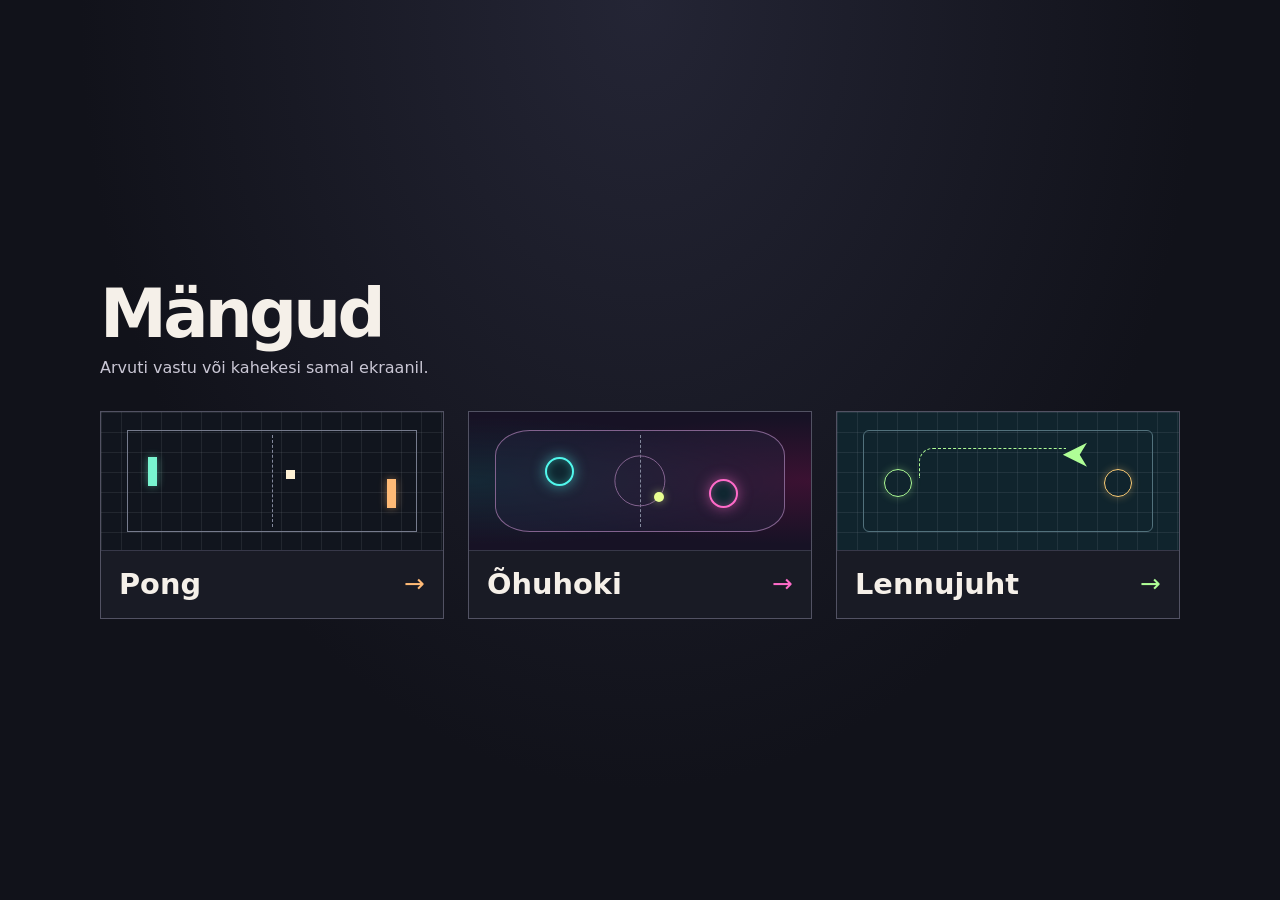
<file: index.html>
<!doctype html>
<html lang="et">
<head>
  <meta charset="utf-8">
  <meta name="viewport" content="width=device-width, initial-scale=1">
  <meta name="color-scheme" content="dark">
  <title>Mängud</title>
  <link rel="stylesheet" href="games.css">
</head>
<body>
  <main class="library">
    <header>
      <h1>Mängud</h1>
      <p>Arvuti vastu või kahekesi samal ekraanil.</p>
    </header>

    <nav class="game-list" aria-label="Vali mäng">
      <a class="game-card pong" href="pong.html">
        <div class="preview" aria-hidden="true">
          <div class="field">
            <span class="piece left"></span>
            <span class="piece right"></span>
            <span class="ball"></span>
          </div>
        </div>
        <div class="card-label">
          <h2>Pong</h2>
          <span class="arrow" aria-hidden="true">→</span>
        </div>
      </a>
      <a class="game-card hockey" href="air-hockey.html">
        <div class="preview" aria-hidden="true">
          <div class="field">
            <span class="piece left"></span>
            <span class="piece right"></span>
            <span class="ball"></span>
          </div>
        </div>
        <div class="card-label">
          <h2>Õhuhoki</h2>
          <span class="arrow" aria-hidden="true">→</span>
        </div>
      </a>
      <a class="game-card flight" href="lennujuht.html">
        <div class="preview" aria-hidden="true">
          <div class="field">
            <span class="piece left"></span>
            <span class="piece right"></span>
            <span class="flight-route"></span>
            <span class="ball"></span>
          </div>
        </div>
        <div class="card-label">
          <h2>Lennujuht</h2>
          <span class="arrow" aria-hidden="true">→</span>
        </div>
      </a>
    </nav>
  </main>
</body>
</html>
</file>
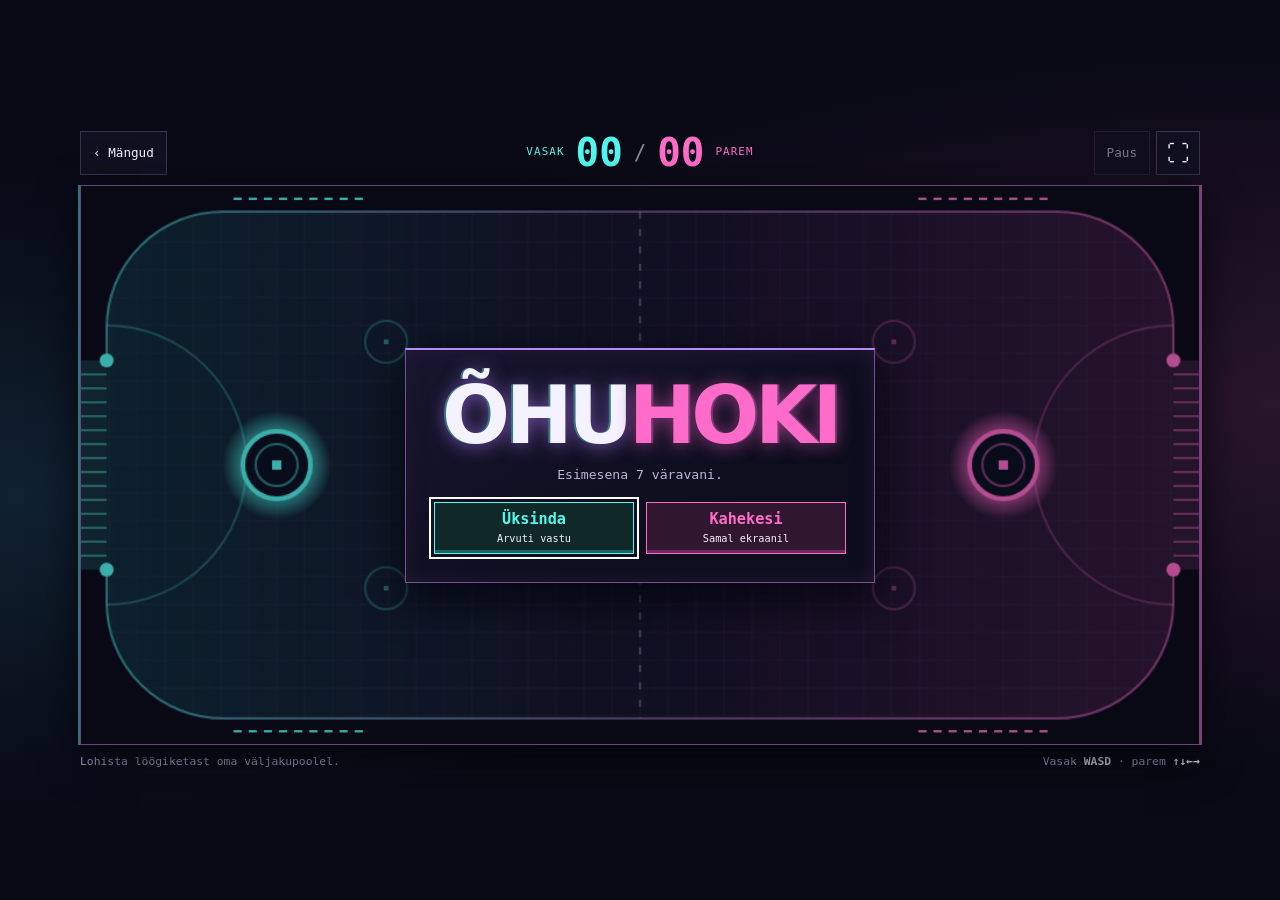
<file: air-hockey.html>
<!doctype html>
<html lang="et">
<head>
  <meta charset="utf-8">
  <meta name="viewport" content="width=device-width, initial-scale=1">
  <meta name="color-scheme" content="dark">
  <title>Õhuhoki</title>
  <link rel="stylesheet" href="air-hockey.css">
  <script defer src="air-hockey-engine.js"></script>
  <script defer src="air-hockey.js"></script>
</head>
<body>
  <main class="cabinet">
    <header class="topbar">
      <a class="control switch-game" href="index.html">‹ Mängud</a>
      <div class="scoreboard" aria-label="Punktiseis" aria-live="polite">
        <div class="team cyan"><span id="left-label">Vasak</span><strong id="left-score">00</strong></div>
        <span class="score-mark" aria-hidden="true">/</span>
        <div class="team pink"><strong id="right-score">00</strong><span id="right-label">Parem</span></div>
      </div>
      <div class="top-actions">
        <button class="control" id="pause" type="button" disabled>Paus</button>
        <button class="control" id="fullscreen" type="button" aria-label="Täisekraan" title="Täisekraan">⛶</button>
      </div>
    </header>

    <section class="table" aria-label="Õhuhoki väljak">
      <canvas id="rink" width="960" height="480" aria-label="Litter, kaks löögiketast ja väravad"></canvas>
      <p id="status" class="status" hidden></p>
      <div class="overlay" id="menu">
        <div class="panel">
          <h1>ÕHU<span>HOKI</span></h1>
          <p>Esimesena 7 väravani.</p>
          <div class="choices">
            <button type="button" class="choice primary" id="solo">Üksinda<span>Arvuti vastu</span></button>
            <button type="button" class="choice secondary" id="duo">Kahekesi<span>Samal ekraanil</span></button>
          </div>
        </div>
      </div>
      <div class="overlay" id="paused" hidden>
        <div class="panel compact">
          <h2>Paus</h2>
          <div class="choices">
            <button type="button" class="choice primary" id="resume">Jätka</button>
            <button type="button" class="choice secondary" id="pause-menu">Menüüsse</button>
          </div>
        </div>
      </div>
      <div class="overlay" id="finished" hidden>
        <div class="panel compact">
          <h2 id="winner"></h2>
          <div class="choices">
            <button type="button" class="choice primary" id="replay">Uus mäng</button>
            <button type="button" class="choice secondary" id="end-menu">Menüüsse</button>
          </div>
        </div>
      </div>
    </section>

    <footer class="hints">
      <span>Lohista löögiketast oma väljakupoolel.</span>
      <span id="duo-keys">Vasak <kbd>WASD</kbd> · parem <kbd>↑↓←→</kbd></span>
      <span id="solo-keys" hidden><kbd>WASD</kbd> või <kbd>↑↓←→</kbd></span>
    </footer>
    <noscript>Õhuhoki mängimiseks luba brauseris JavaScript.</noscript>
  </main>
</body>
</html>
</file>
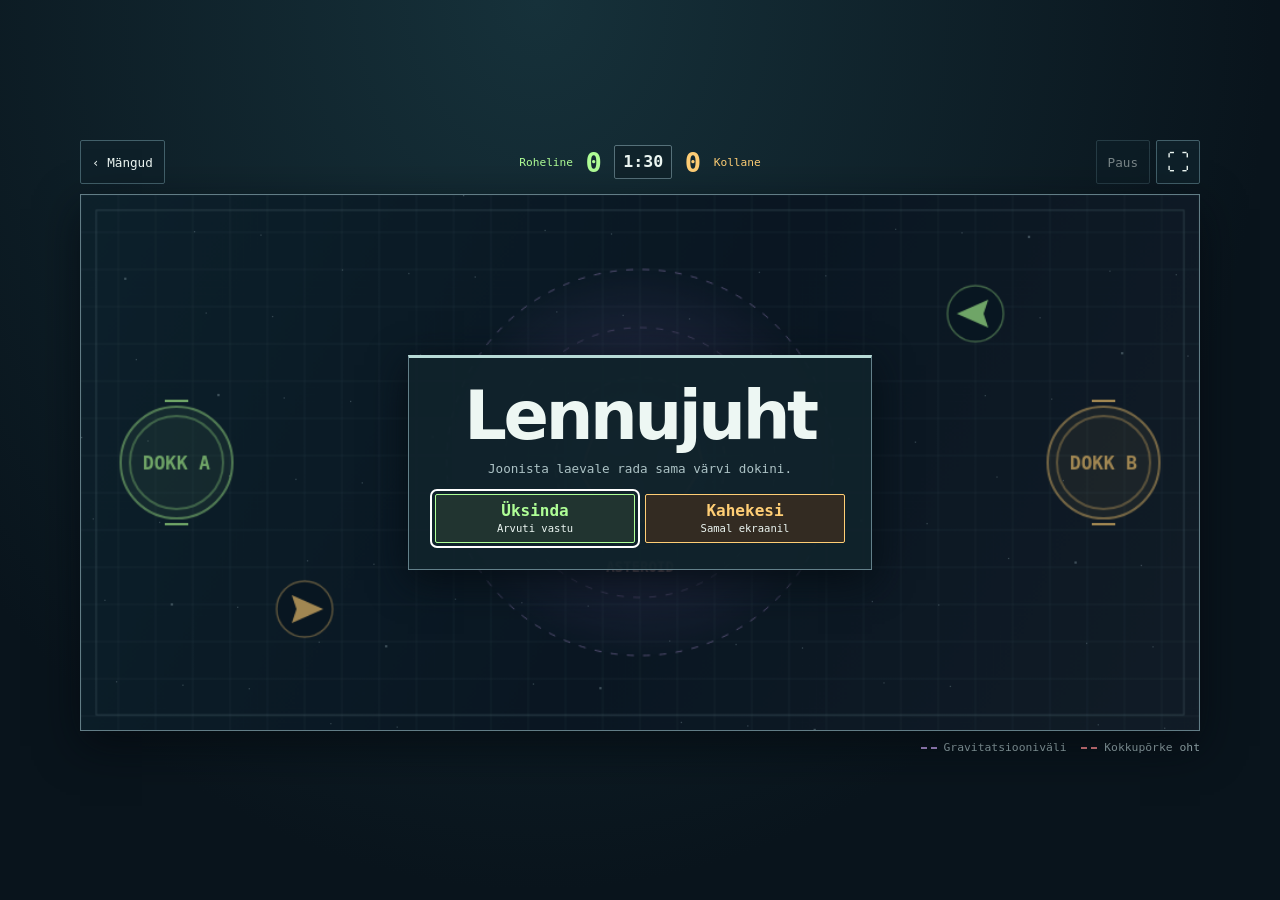
<file: lennujuht.html>
<!doctype html>
<html lang="et">
<head>
  <meta charset="utf-8">
  <meta name="viewport" content="width=device-width, initial-scale=1">
  <meta name="color-scheme" content="dark">
  <title>Lennujuht</title>
  <link rel="stylesheet" href="lennujuht.css">
  <script defer src="lennujuht-engine.js"></script>
  <script defer src="lennujuht.js"></script>
</head>
<body>
  <main class="console">
    <header class="topbar">
      <a class="control" id="games-link" href="index.html">‹ Mängud</a>
      <div class="hud">
        <div class="team green"><span id="left-label">Roheline</span><strong id="left-score" aria-label="Rohelise punktid">0</strong></div>
        <time id="clock" datetime="PT90S" aria-label="Jäänud aeg">1:30</time>
        <div class="team amber"><strong id="right-score" aria-label="Kollase punktid">0</strong><span id="right-label">Kollane</span></div>
      </div>
      <div class="actions">
        <button class="control" id="pause" type="button" disabled>Paus</button>
        <button class="control" id="fullscreen" type="button" aria-label="Täisekraan" title="Täisekraan">⛶</button>
      </div>
    </header>

    <section class="radar" aria-label="Kosmosesadama radar">
      <canvas id="radar" width="960" height="460" aria-label="Kosmoselaevad, dokid ja asteroid"></canvas>
      <div class="overlay" id="menu">
        <div class="panel">
          <h1>Lennujuht</h1>
          <p>Joonista laevale rada sama värvi dokini.</p>
          <div class="choices">
            <button type="button" class="choice green" id="solo">Üksinda<span>Arvuti vastu</span></button>
            <button type="button" class="choice amber" id="duo">Kahekesi<span>Samal ekraanil</span></button>
          </div>
        </div>
      </div>
      <div class="overlay" id="paused" hidden>
        <div class="panel compact">
          <h2>Paus</h2>
          <div class="choices">
            <button type="button" class="choice green" id="resume">Jätka</button>
            <button type="button" class="choice amber" id="pause-menu">Menüüsse</button>
          </div>
        </div>
      </div>
      <div class="overlay" id="finished" hidden>
        <div class="panel compact">
          <h2 id="winner"></h2>
          <p id="final-score"></p>
          <div class="choices">
            <button type="button" class="choice green" id="replay">Uus mäng</button>
            <button type="button" class="choice amber" id="end-menu">Menüüsse</button>
          </div>
        </div>
      </div>
    </section>

    <footer class="status-bar">
      <span id="status" role="status">Lohista laevalt sama värvi dokki.</span>
      <span class="legend"><i class="field-key"></i> Gravitatsiooniväli <i></i> Kokkupõrke oht</span>
    </footer>
    <noscript>Lennujuhi mängimiseks luba brauseris JavaScript.</noscript>
  </main>
</body>
</html>
</file>
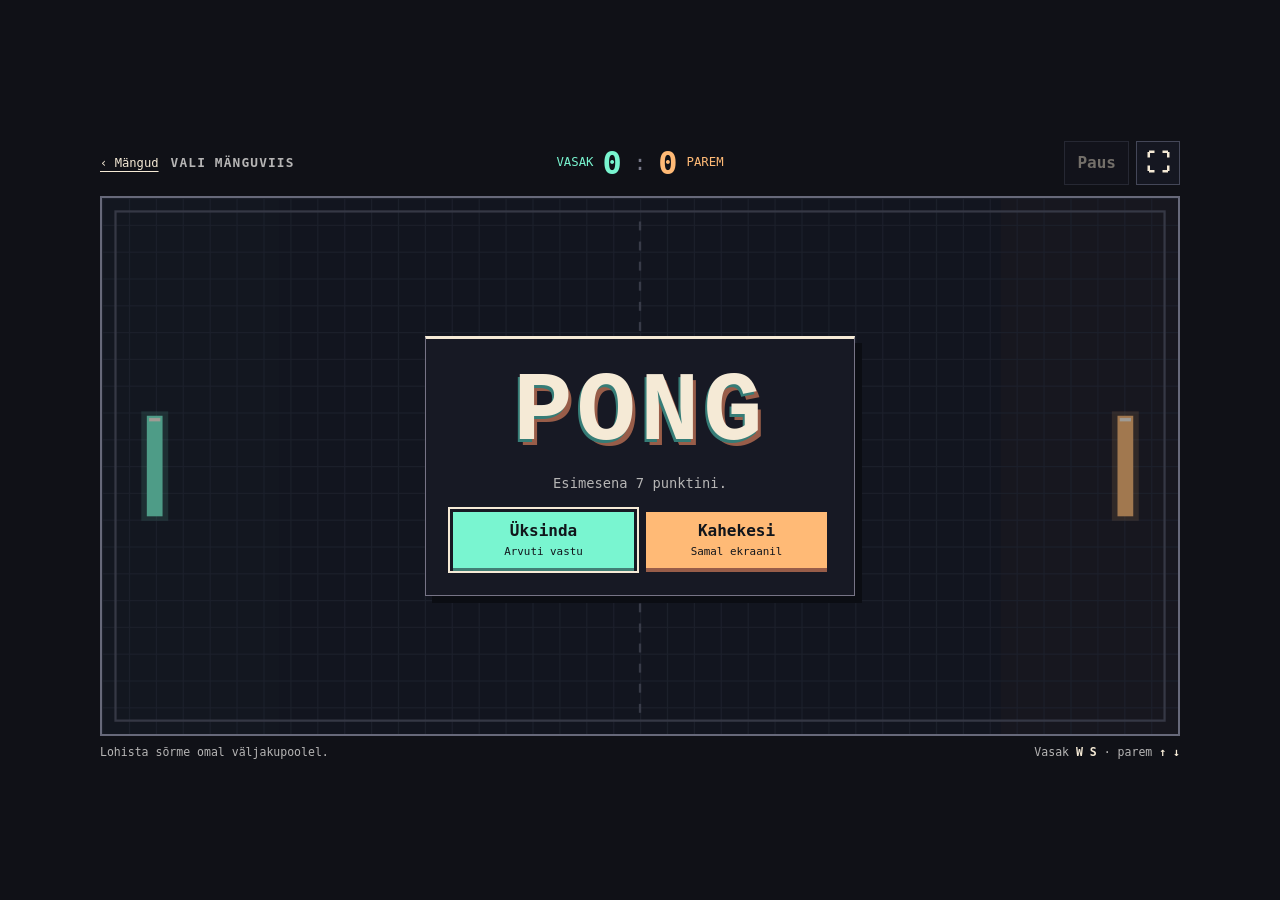
<file: pong.html>
<!doctype html>
<html lang="et">
<head>
  <meta charset="utf-8">
  <meta name="viewport" content="width=device-width, initial-scale=1">
  <meta name="color-scheme" content="dark">
  <title>Pong</title>
  <link rel="stylesheet" href="pong.css">
  <script defer src="pong-engine.js"></script>
  <script defer src="pong.js"></script>
</head>
<body>
  <main class="console">
    <header class="topbar">
      <div class="game-nav">
        <a class="switch-game" href="index.html">‹ Mängud</a>
        <div class="mode" id="mode-label" aria-live="polite">Vali mänguviis</div>
      </div>
      <div class="scoreboard" aria-label="Punktiseis" aria-live="polite">
        <div class="score left"><span id="left-label">Vasak</span><strong id="left-score">0</strong></div>
        <span class="score-divider" aria-hidden="true">:</span>
        <div class="score right"><strong id="right-score">0</strong><span id="right-label">Parem</span></div>
      </div>
      <div class="actions">
        <button id="pause" type="button" disabled>Paus</button>
        <button id="fullscreen" type="button" aria-label="Täisekraan" title="Täisekraan">⛶</button>
      </div>
    </header>

    <section class="court" aria-label="Pongi mänguväljak">
      <canvas id="court" width="960" height="480" aria-label="Pall ja kaks reketit"></canvas>
      <div class="overlay" id="menu">
        <div class="panel">
          <h1 class="game-title">PONG</h1>
          <p>Esimesena 7 punktini.</p>
          <div class="choices">
            <button type="button" class="choice primary" id="solo">Üksinda<span>Arvuti vastu</span></button>
            <button type="button" class="choice secondary" id="duo">Kahekesi<span>Samal ekraanil</span></button>
          </div>
        </div>
      </div>
      <div class="overlay" id="paused" hidden>
        <div class="panel compact">
          <h2>Paus</h2>
          <div class="choices">
            <button type="button" class="choice primary" id="resume">Jätka</button>
            <button type="button" class="choice secondary" id="pause-menu">Menüüsse</button>
          </div>
        </div>
      </div>
      <div class="overlay" id="finished" hidden>
        <div class="panel compact">
          <h2 id="winner"></h2>
          <div class="choices">
            <button type="button" class="choice primary" id="replay">Uus mäng</button>
            <button type="button" class="choice secondary" id="end-menu">Menüüsse</button>
          </div>
        </div>
      </div>
      <div id="serve-note" class="serve-note" hidden>Serv</div>
    </section>

    <footer class="controls">
      <span>Lohista sõrme omal väljakupoolel.</span>
      <span id="duo-keys">Vasak <kbd>W</kbd> <kbd>S</kbd> · parem <kbd>↑</kbd> <kbd>↓</kbd></span>
      <span id="solo-keys" hidden><kbd>W</kbd> <kbd>S</kbd> või <kbd>↑</kbd> <kbd>↓</kbd></span>
    </footer>
    <noscript>Pongi mängimiseks luba brauseris JavaScript.</noscript>
  </main>
</body>
</html>
</file>
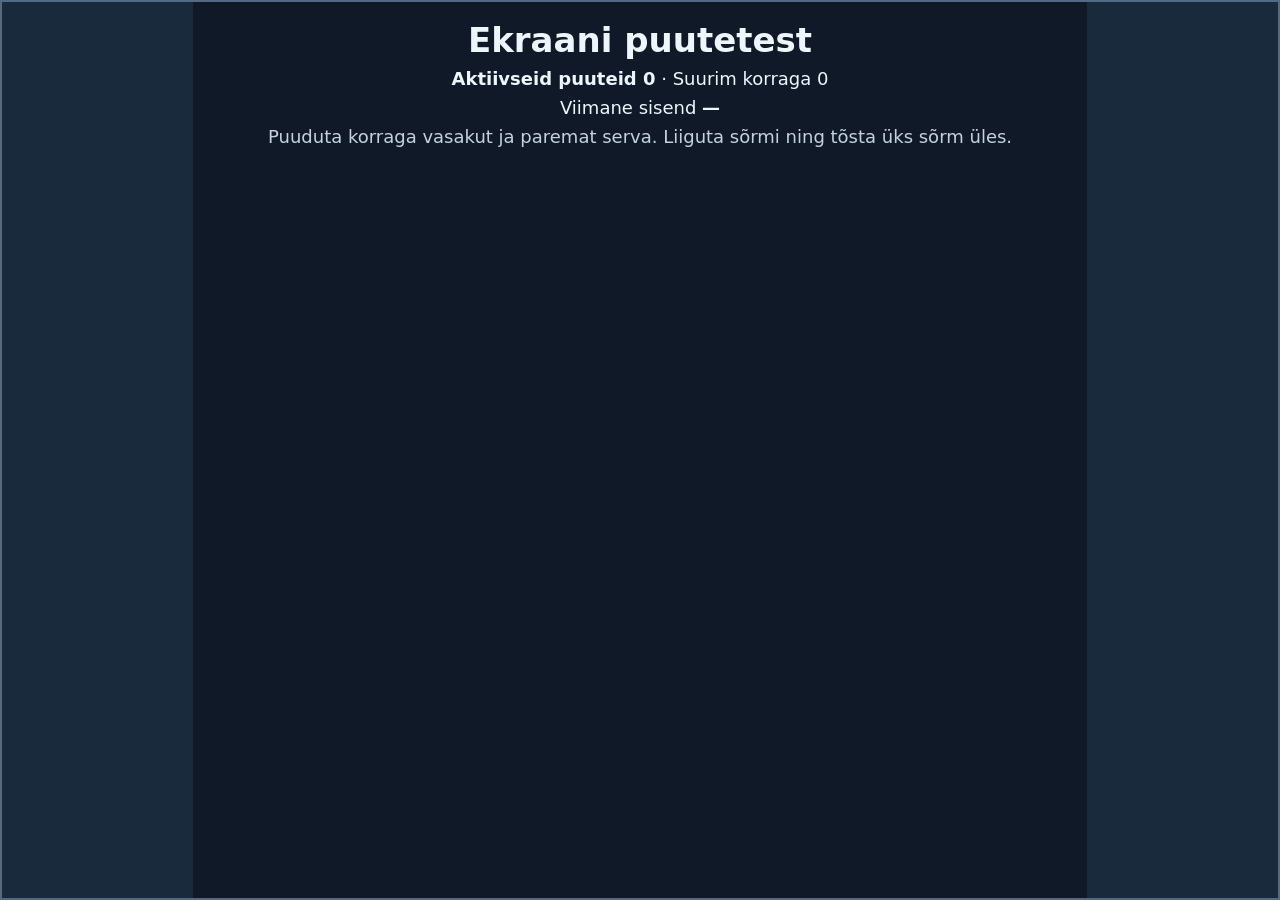
<file: puutetest.html>
<!doctype html>
<html lang="et">
<head>
  <meta charset="utf-8">
  <meta name="viewport" content="width=device-width, initial-scale=1">
  <meta name="color-scheme" content="dark">
  <title>Ekraani puutetest</title>
  <style>
    * { box-sizing: border-box; }
    body {
      margin: 0;
      overflow: hidden;
      color: #edf5ff;
      background: #101927;
      font: 18px system-ui, sans-serif;
      user-select: none;
    }
    main {
      position: fixed;
      inset: 0;
      overflow: hidden;
      touch-action: none;
      border: 2px solid #536a81;
      background: linear-gradient(90deg, #1a2a3d 15%, transparent 15% 85%, #1a2a3d 85%);
    }
    header {
      position: absolute;
      inset: 18px 12px auto;
      padding: 0 clamp(0px, 12vw, 130px);
      text-align: center;
      pointer-events: none;
    }
    h1 { margin: 0 0 8px; font-size: clamp(24px, 5vw, 34px); }
    p { margin: 8px 0; }
    .hint { color: #c4d2e0; }
    .point {
      position: fixed;
      transform: translate(-50%, -50%);
      width: 52px;
      height: 52px;
      display: grid;
      place-items: center;
      border: 3px solid white;
      border-radius: 50%;
      background: var(--color);
      color: #101927;
      font-weight: bold;
      pointer-events: none;
    }
    #cursor { --color: #c4d2e0; }
    #cursor[hidden] { display: none; }
  </style>
</head>
<body>
  <main id="surface">
    <header>
      <h1>Ekraani puutetest</h1>
      <p><strong>Aktiivseid puuteid <span id="active">0</span></strong> · Suurim korraga <span id="peak">0</span></p>
      <p>Viimane sisend <strong id="last-input">—</strong></p>
      <p class="hint">Puuduta korraga vasakut ja paremat serva. Liiguta sõrmi ning tõsta üks sõrm üles.</p>
    </header>
    <div id="pointer-points" aria-hidden="true"></div>
    <div id="touch-points" aria-hidden="true" hidden></div>
    <span id="cursor" class="point" aria-hidden="true" hidden></span>
  </main>
  <script>
    const surface = document.querySelector('#surface');
    const activeCount = document.querySelector('#active');
    const peakCount = document.querySelector('#peak');
    const lastInput = document.querySelector('#last-input');
    const cursor = document.querySelector('#cursor');
    const pointerLayer = document.querySelector('#pointer-points');
    const touchLayer = document.querySelector('#touch-points');
    const pointerPoints = new Map();
    const touchPoints = new Map();
    const colors = ['#52d7ff', '#ffd166', '#ff84b7', '#8ee99c'];
    let peak = 0;
    let cursorSeen = false;

    function updateCounts() {
      const active = Math.max(pointerPoints.size, touchPoints.size);
      const showTouchEvents = touchPoints.size > pointerPoints.size;
      pointerLayer.hidden = showTouchEvents;
      touchLayer.hidden = !showTouchEvents;
      cursor.hidden = active > 0 || !cursorSeen;
      peak = Math.max(peak, active);
      activeCount.textContent = active;
      peakCount.textContent = peak;
    }

    function movePoint(point, coordinates) {
      point.style.left = `${coordinates.clientX}px`;
      point.style.top = `${coordinates.clientY}px`;
    }

    function drawPoint(points, layer, id, coordinates) {
      let point = points.get(id);
      if (!point) {
        const usedColors = new Set(Array.from(points.values(), (item) => item.dataset.color));
        const color = colors.find((candidate) => !usedColors.has(candidate)) ?? colors[0];
        point = document.createElement('span');
        point.className = 'point';
        point.dataset.color = color;
        point.style.setProperty('--color', color);
        point.textContent = id;
        points.set(id, point);
        layer.append(point);
      }
      movePoint(point, coordinates);
    }

    function removePoint(points, id) {
      points.get(id)?.remove();
      points.delete(id);
    }

    function showCursor(event) {
      const type = event.pointerType || 'tundmatu';
      lastInput.textContent = type;
      cursor.textContent = type === 'mouse' ? 'hiir' : type;
      cursorSeen = true;
      movePoint(cursor, event);
      updateCounts();
    }

    surface.addEventListener('pointerdown', (event) => {
      if (event.pointerType !== 'touch') {
        showCursor(event);
        return;
      }
      lastInput.textContent = 'touch';
      cursorSeen = false;
      drawPoint(pointerPoints, pointerLayer, event.pointerId, event);
      surface.setPointerCapture(event.pointerId);
      updateCounts();
    });

    surface.addEventListener('pointermove', (event) => {
      if (event.pointerType !== 'touch') {
        if (pointerPoints.size === 0 && touchPoints.size === 0) showCursor(event);
        return;
      }
      const point = pointerPoints.get(event.pointerId);
      if (point) movePoint(point, event);
    });

    function endPointer(event) {
      if (!pointerPoints.has(event.pointerId)) return;
      removePoint(pointerPoints, event.pointerId);
      updateCounts();
    }

    function updateTouches(event) {
      const activeIds = new Set(Array.from(event.touches, (touch) => touch.identifier));
      for (const id of touchPoints.keys()) {
        if (!activeIds.has(id)) removePoint(touchPoints, id);
      }
      for (const touch of event.touches) {
        drawPoint(touchPoints, touchLayer, touch.identifier, touch);
      }
      lastInput.textContent = 'touch';
      cursorSeen = false;
      updateCounts();
    }

    surface.addEventListener('pointerup', endPointer);
    surface.addEventListener('pointercancel', endPointer);
    surface.addEventListener('lostpointercapture', endPointer);
    for (const type of ['touchstart', 'touchmove', 'touchend', 'touchcancel']) {
      surface.addEventListener(type, updateTouches, { passive: true });
    }
    surface.addEventListener('contextmenu', (event) => event.preventDefault());
    window.addEventListener('blur', () => {
      pointerLayer.replaceChildren();
      touchLayer.replaceChildren();
      pointerPoints.clear();
      touchPoints.clear();
      cursorSeen = false;
      updateCounts();
    });
  </script>
</body>
</html>
</file>
<file: games.css>
:root {
  color-scheme: dark;
  font: 16px/1.35 ui-sans-serif, system-ui, sans-serif;
  color: #f5f0e9;
  background: #11121a;
}

* { box-sizing: border-box; }

body {
  display: grid;
  min-height: 100dvh;
  place-items: center;
  margin: 0;
  padding: clamp(18px, 4vw, 40px);
  background: radial-gradient(ellipse at 50% 0, #242535, transparent 62%);
}

.library { width: min(100%, 1080px); }
.library header { margin-bottom: clamp(16px, 3.2vw, 32px); }

h1 {
  margin: 0;
  font-size: clamp(2.4rem, 6vw, 4.2rem);
  line-height: 1;
  letter-spacing: -.055em;
}

header p { margin: 9px 0 0; color: #cac7d5; font-size: clamp(.86rem, 2vw, 1rem); }

.game-list {
  display: grid;
  grid-template-columns: repeat(auto-fit, minmax(min(100%, 270px), 1fr));
  gap: clamp(12px, 2.4vw, 24px);
}

.game-card {
  display: block;
  overflow: hidden;
  border: 1px solid #525263;
  background: #191b25;
  color: inherit;
  text-decoration: none;
  touch-action: manipulation;
}

.game-card:hover, .game-card:focus-visible { border-color: var(--accent); }
.game-card:focus-visible { outline: 2px solid var(--accent); outline-offset: 3px; }
.game-card:active { background: #262937; }
.pong { --accent: #ffba76; }
.hockey { --accent: #ff6bc9; }

.card-label { display: flex; align-items: center; justify-content: space-between; padding: 14px 18px; }
.card-label h2 { margin: 0; font-size: clamp(1.25rem, 3.4vw, 1.8rem); }
.arrow { color: var(--accent); font-size: 1.55rem; line-height: 1; }

.preview {
  display: grid;
  min-height: 94px;
  aspect-ratio: 2.45;
  isolation: isolate;
  place-items: center;
  border-bottom: 1px solid #373849;
  background-color: #11151e;
  background-image: linear-gradient(90deg, #a3a8b31e 1px, transparent 1px),
                    linear-gradient(#a3a8b31e 1px, transparent 1px);
  background-size: 20px 20px;
}

.field { position: relative; width: 85%; height: 74%; border: 1px solid #767b8d; }
.field::before { position: absolute; inset: 4px auto 4px 50%; border-left: 1px dashed #83889c; content: ""; }
.piece, .ball { position: absolute; display: block; }
.piece.left { top: 26%; left: 7%; }
.piece.right { right: 7%; bottom: 23%; }
.ball { top: 39%; left: 55%; }

.pong .piece { width: 3%; height: 29%; background: #79f5d0; box-shadow: 0 0 9px #79f5d078; }
.pong .piece.right { background: #ffba76; box-shadow: 0 0 9px #ffba7678; }
.pong .ball { width: 3%; aspect-ratio: 1; background: #fff2d6; }

.hockey .preview {
  background-color: #171225;
  background-image: radial-gradient(ellipse at 0 50%, #12424975, transparent 65%),
                    radial-gradient(ellipse at 100% 50%, #55113b95, transparent 65%);
  background-size: 100% 100%;
}

.hockey .field { border-color: #82628e; border-radius: 12% / 25%; background: #2624405c; }
.hockey .field::after {
  position: absolute;
  top: 50%;
  left: 50%;
  height: 49%;
  aspect-ratio: 1;
  transform: translate(-50%, -50%);
  border: 1px solid #82628e;
  border-radius: 50%;
  content: "";
}

.hockey .piece {
  z-index: 1;
  height: 29%;
  aspect-ratio: 1;
  border: 2px solid #51f8ed;
  border-radius: 50%;
  background: #102731;
  box-shadow: 0 0 14px #51f8ed88, inset 0 0 8px #51f8ed50;
}

.hockey .piece.left { left: 17%; }
.hockey .piece.right { right: 16%; border-color: #ff6bc9; box-shadow: 0 0 14px #ff6bc987, inset 0 0 8px #ff6bc950; }
.hockey .ball { z-index: 1; top: 61%; height: 10%; aspect-ratio: 1; border-radius: 50%; background: #e9ff91; box-shadow: 0 0 8px #e9ff9180; }

.flight { --accent: #affe96; }
.flight .preview { background-color: #10242d; }
.flight .field { border: 1px solid #52717c; border-radius: 6px; }
.flight .field::before { display: none; }
.flight .piece { top: 38%; height: 28%; aspect-ratio: 1; border: 1px solid #affe96; border-radius: 50%; box-shadow: 0 0 8px #affe9650; }
.flight .piece.right { border-color: #ffce75; box-shadow: 0 0 8px #ffce7550; }
.flight-route {
  position: absolute;
  top: 17%;
  left: 19%;
  width: 51%;
  height: 30%;
  border-top: 1px dashed #affe96;
  border-left: 1px dashed #affe96;
  border-top-left-radius: 14px;
}
.flight .ball { top: 11%; left: 69%; width: 9%; aspect-ratio: 1; background: #affe96; clip-path: polygon(0 50%, 93% 4%, 65% 50%, 93% 96%); }

@media (max-height: 500px) and (min-width: 600px) {
  body { padding-block: 14px; }
  .library header { margin-bottom: 16px; }
  h1 { font-size: clamp(2rem, 8vh, 3rem); }
  .preview { aspect-ratio: 3; }
}
</file>
<file: air-hockey.css>
:root {
  color-scheme: dark;
  --ink: #080915;
  --line: #39334e;
  --cyan: #51f8ed;
  --pink: #ff6bc9;
  --text: #f5f2ff;
  --muted: #beb5d6;
  font: 16px/1.35 ui-monospace, "Cascadia Mono", "DejaVu Sans Mono", monospace;
}

* { box-sizing: border-box; }
[hidden] { display: none !important; }

body {
  display: grid;
  place-items: center;
  min-height: 100dvh;
  margin: 0;
  padding: 10px 12px;
  background: radial-gradient(ellipse at 2% 55%, #102130 0, transparent 47%),
              radial-gradient(ellipse at 100% 45%, #29152c 0, transparent 53%), var(--ink);
  color: var(--text);
}

.cabinet { width: min(100%, 1120px, max(320px, (100dvh - 106px) * 2)); }

.topbar {
  display: grid;
  grid-template-columns: 1fr auto 1fr;
  align-items: center;
  gap: 8px;
  min-height: 45px;
  margin-bottom: 10px;
}

.top-actions { display: flex; justify-self: end; gap: 6px; }
.switch-game { justify-self: start; }

button { font: inherit; cursor: pointer; touch-action: manipulation; }
button:focus-visible, a:focus-visible { outline: 2px solid #fff; outline-offset: 3px; }
button:not(:disabled):active { transform: translateY(2px); }

.control {
  display: inline-grid;
  place-items: center;
  min-height: 44px;
  border: 1px solid var(--line);
  padding: 4px 12px;
  color: var(--text);
  background: #101020;
  font-size: .79rem;
  text-decoration: none;
}

.control:disabled { opacity: .46; cursor: default; }
#fullscreen { min-width: 44px; padding: 0; font-size: 1.4rem; }

.scoreboard, .team { display: flex; align-items: center; gap: 11px; }
.team { font-variant-numeric: tabular-nums; }
.team.cyan { color: var(--cyan); }
.team.pink { color: var(--pink); }
.team span { font-size: .68rem; text-transform: uppercase; letter-spacing: .1em; }
.team strong { font-size: clamp(1.4rem, 3.8vw, 2.45rem); line-height: 1; }
.score-mark { color: #8c81a1; font-size: 1.3rem; }

.table {
  position: relative;
  isolation: isolate;
  overflow: hidden;
  aspect-ratio: 2;
  border: 1px solid #6a477b;
  background: #101025;
  box-shadow: -2px 0 0 #34717c, 2px 0 0 #803f75, 0 13px 38px #05050d;
}

canvas { display: block; width: 100%; height: 100%; touch-action: none; user-select: none; }

.overlay {
  position: absolute;
  inset: 0;
  display: grid;
  place-items: center;
  padding: 12px;
  background: rgb(5 6 16 / .30);
}

.panel {
  width: min(470px, 100%);
  padding: clamp(13px, 3vw, 28px);
  border: 1px solid #745491;
  border-top: 2px solid #b88cf8;
  background: linear-gradient(150deg, #17162e, #0d0d1d 68%);
  box-shadow: 0 14px 40px rgb(3 3 12 / .85), inset 0 0 18px #241837;
  text-align: center;
}

.panel h1, .panel h2 {
  margin: 0;
  font-family: "Arial Black", "DejaVu Sans", sans-serif;
  font-weight: 900;
  letter-spacing: -.055em;
  line-height: .96;
}

.panel h1 {
  color: var(--text);
  font-size: clamp(33px, 9.5vw, 80px);
  text-shadow: -2px 0 0 #367881, 0 2px 18px #7754ae;
}

.panel h1 span { color: var(--pink); text-shadow: 2px 0 0 #773c75, 0 2px 17px #8f397b; }
.panel h2 { margin-bottom: 18px; font-size: clamp(23px, 5vw, 42px); }
.panel p { margin: 11px 0 19px; color: var(--muted); font-size: .82rem; }
.choices { display: grid; grid-template-columns: 1fr 1fr; gap: 12px; }

.choice {
  min-height: 50px;
  border: 1px solid currentColor;
  padding: 8px 4px;
  font-weight: 750;
  font-size: .95rem;
  line-height: 1.15;
}

.choice.primary { color: var(--cyan); background: #102928; box-shadow: inset 0 -3px 0 #226364; }
.choice.secondary { color: var(--pink); background: #31162f; box-shadow: inset 0 -3px 0 #6c2b61; }
.choice span { display: block; margin-top: 4px; color: var(--text); font-size: .64rem; font-weight: 400; }

.status {
  position: absolute;
  top: 62%;
  left: 50%;
  transform: translateX(-50%);
  margin: 0;
  border: 1px solid #655484;
  padding: 5px 11px;
  background: #111123;
  color: var(--text);
  font-size: .77rem;
  letter-spacing: .1em;
  text-transform: uppercase;
  pointer-events: none;
}

.hints {
  display: flex;
  justify-content: space-between;
  flex-wrap: wrap;
  gap: 4px 12px;
  margin-top: 9px;
  color: var(--muted);
  font-size: .71rem;
}

kbd { color: var(--text); font: inherit; font-weight: 700; }

@media (max-width: 560px) {
  .team span { display: none; }
  .scoreboard, .team { gap: 5px; }
  .control { padding-inline: 8px; }
  .panel p { margin: 5px 0 9px; }
  .choice { min-height: 44px; font-size: .84rem; }
  .choices { gap: 8px; }
}
</file>
<file: lennujuht.css>
:root {
  color-scheme: dark;
  --background: #09141c;
  --surface: #0e2029;
  --line: #42606a;
  --green: #affe96;
  --amber: #ffce75;
  --danger: #ff8c91;
  --text: #edf7f3;
  --muted: #acc2c5;
  font: 16px/1.35 ui-monospace, "Cascadia Mono", "DejaVu Sans Mono", monospace;
}

* { box-sizing: border-box; }
[hidden] { display: none !important; }

body {
  display: grid;
  min-height: 100dvh;
  place-items: center;
  margin: 0;
  padding: 10px 12px;
  background: radial-gradient(ellipse at 42% 0, #16313a, transparent 70%), var(--background);
  color: var(--text);
}

.console { width: min(100%, 1120px, max(320px, (100dvh - 115px) * 2.08)); }

.topbar {
  display: grid;
  grid-template-columns: 1fr auto 1fr;
  align-items: center;
  gap: 8px;
  min-height: 44px;
  margin-bottom: 10px;
}

.topbar a { justify-self: start; }
.actions { display: flex; justify-self: end; gap: 6px; }
button { font: inherit; cursor: pointer; touch-action: manipulation; }
a:focus-visible, button:focus-visible { outline: 2px solid #fff; outline-offset: 3px; }

.control {
  display: inline-grid;
  min-height: 44px;
  place-items: center;
  border: 1px solid var(--line);
  border-radius: 2px;
  padding: 4px 11px;
  color: var(--text);
  background: var(--surface);
  font-size: .79rem;
  text-decoration: none;
  white-space: nowrap;
}

.control:disabled { opacity: .48; cursor: default; }
#fullscreen { min-width: 44px; padding: 0; font-size: 1.4rem; }

.hud, .team { display: flex; align-items: center; gap: 10px; }
.team, time { font-variant-numeric: tabular-nums; }
.team span { font-size: .70rem; }
.team strong { min-width: 1.3ch; text-align: center; font-size: 1.7rem; line-height: 1; }
.green { color: var(--green); }
.amber { color: var(--amber); }

time {
  min-width: 4.7ch;
  border: 1px solid #56717a;
  border-radius: 2px;
  padding: 5px 8px;
  background: #10232b;
  color: var(--text);
  text-align: center;
  font-weight: 750;
  font-size: 1.04rem;
}

time.urgent { color: var(--danger); border-color: var(--danger); }

.radar {
  position: relative;
  isolation: isolate;
  overflow: hidden;
  aspect-ratio: 960 / 460;
  border: 1px solid #627d86;
  background: #0a161f;
  box-shadow: 0 15px 40px #04090eb3;
}

canvas { display: block; width: 100%; height: 100%; touch-action: none; user-select: none; }

.overlay {
  position: absolute;
  inset: 0;
  display: grid;
  place-items: center;
  padding: 10px;
  background: #07111860;
}

.panel {
  width: min(464px, 100%);
  padding: clamp(11px, 3vw, 26px);
  border: 1px solid #63808a;
  border-top: 3px solid #b7dad6;
  background: #10232bf5;
  box-shadow: 0 10px 36px #060e15;
  text-align: center;
}

.panel h1, .panel h2 {
  margin: 0;
  color: var(--text);
  font-family: "Arial Black", "DejaVu Sans", sans-serif;
  font-weight: 850;
  letter-spacing: -.05em;
  line-height: .96;
}

.panel h1 { font-size: clamp(32px, 8vw, 67px); }
.panel h2 { font-size: clamp(24px, 5.2vw, 42px); }
.panel p { margin: 11px 0 17px; color: var(--muted); font-size: .79rem; }
.panel.compact h2 + .choices { margin-top: 17px; }
.choices { display: grid; grid-template-columns: 1fr 1fr; gap: 10px; }

.choice {
  min-height: 46px;
  padding: 7px 4px;
  border: 1px solid currentColor;
  border-radius: 2px;
  background: #213430;
  font-weight: 750;
  line-height: 1.08;
}

.choice.amber { background: #332b22; }
.choice span { display: block; margin-top: 4px; color: var(--text); font-size: .66rem; font-weight: 400; }

.status-bar {
  display: flex;
  flex-wrap: wrap;
  justify-content: space-between;
  gap: 4px 12px;
  min-height: 20px;
  margin-top: 9px;
  color: var(--muted);
  font-size: .71rem;
}

#status[data-tone="danger"] { color: var(--danger); }
#status[data-tone="ready"] { color: var(--green); }
.legend { white-space: nowrap; }
.legend i { display: inline-block; width: 16px; border-top: 2px dashed var(--danger); vertical-align: middle; }
.legend .field-key { border-color: #c2a2eb; }
.legend i:not(:first-child) { margin-left: 8px; }

@media (max-width: 560px) {
  .team span { display: none; }
  .team, .hud { gap: 4px; }
  .team strong { font-size: 1.32rem; }
  .control { padding-inline: 8px; }
  .overlay { padding: 6px; }
  .panel { padding: 8px; }
  .panel p { margin: 6px 0 8px; }
  .choice { font-size: .84rem; }
}
</file>
<file: pong.css>
:root {
  color-scheme: dark;
  --paper: #f5ead6;
  --muted: #b6b5b5;
  --cyan: #79f5d0;
  --amber: #ffba76;
  --line: #444758;
  --panel: #151721;
  font: 16px/1.35 ui-monospace, "Cascadia Mono", "DejaVu Sans Mono", monospace;
}

* { box-sizing: border-box; }
[hidden] { display: none !important; }

body {
  display: grid;
  min-height: 100dvh;
  place-items: center;
  margin: 0;
  padding: 12px;
  background: #101117;
  color: var(--paper);
}

.console { width: min(100%, 1080px, max(320px, (100dvh - 116px) * 2)); }

.topbar {
  display: grid;
  grid-template-columns: 1fr auto 1fr;
  align-items: center;
  gap: 12px;
  margin-bottom: 10px;
  min-height: 46px;
}

.mode {
  color: var(--muted);
  font-size: .8rem;
  font-weight: 700;
  text-transform: uppercase;
  letter-spacing: .09em;
}

.scoreboard, .score, .actions { display: flex; align-items: center; }
.scoreboard { gap: 12px; font-variant-numeric: tabular-nums; }
.score { gap: 9px; }
.score.left { color: var(--cyan); }
.score.right { color: var(--amber); }
.score span { font-size: .77rem; text-transform: uppercase; }
.score strong { font-size: 2rem; line-height: 1; }
.score-divider { color: #777888; font-size: 1.3rem; }
.actions { gap: 7px; justify-self: end; }

button {
  min-height: 44px;
  padding: 7px 12px;
  border: 1px solid var(--line);
  border-radius: 0;
  color: var(--paper);
  background: var(--panel);
  font: inherit;
  font-weight: 700;
  cursor: pointer;
  touch-action: manipulation;
}

button:focus-visible { outline: 2px solid var(--paper); outline-offset: 3px; }
button:disabled { opacity: .43; cursor: default; }
button:not(:disabled):active { transform: translateY(2px); }
#fullscreen { min-width: 44px; padding: 0; font-size: 1.5rem; }

.court {
  overflow: hidden;
  position: relative;
  isolation: isolate;
  aspect-ratio: 2;
  border: 2px solid #67697a;
  background: #1a1d29;
}

canvas {
  display: block;
  width: 100%;
  height: 100%;
  touch-action: none;
  user-select: none;
}

.overlay {
  position: absolute;
  inset: 0;
  display: grid;
  place-items: center;
  padding: 12px;
  background: rgb(9 11 17 / .38);
}

.panel {
  width: min(430px, 100%);
  padding: clamp(12px, 3vw, 27px);
  border: 1px solid #777486;
  border-top: 3px solid var(--paper);
  background: #171924;
  box-shadow: 7px 7px 0 #0b0d13;
  text-align: center;
}

.panel h2 {
  margin: 0 0 20px;
  font-size: clamp(19px, 4vw, 34px);
  line-height: 1.1;
}

.game-title {
  margin: 0;
  color: var(--paper);
  font-family: "Courier New", monospace;
  font-size: clamp(37px, 9.5vw, 99px);
  font-weight: 900;
  line-height: .96;
  letter-spacing: .04em;
  text-shadow: -2px 3px 0 #367d77, 3px 6px 0 #985d49;
}

.panel p { margin: 13px 0 20px; color: var(--muted); font-size: .86rem; }
.choices { display: grid; grid-template-columns: 1fr 1fr; gap: 12px; }

.choice {
  padding: 10px 6px;
  border: 0;
  color: #11151b;
  font-size: clamp(.86rem, 2.6vw, 1rem);
  line-height: 1.1;
}

.choice span { display: block; margin-top: 6px; font-size: .68rem; font-weight: 400; }
.choice.primary { background: var(--cyan); box-shadow: 0 4px 0 #427f75; }
.choice.secondary { background: var(--amber); box-shadow: 0 4px 0 #985d49; }

.game-nav { display: flex; align-items: center; flex-wrap: wrap; column-gap: 12px; }

.switch-game {
  display: inline-grid;
  place-items: center;
  min-height: 44px;
  color: var(--paper);
  font-size: .76rem;
  white-space: nowrap;
  text-underline-offset: .3em;
}

.switch-game:focus-visible { outline: 2px solid var(--paper); outline-offset: 2px; }

.serve-note {
  position: absolute;
  top: 57%;
  left: 50%;
  transform: translateX(-50%);
  color: var(--paper);
  font-size: .82rem;
  font-weight: 700;
  letter-spacing: .15em;
  text-transform: uppercase;
  pointer-events: none;
}

.controls {
  display: flex;
  flex-wrap: wrap;
  justify-content: space-between;
  gap: 4px 15px;
  margin-top: 9px;
  color: var(--muted);
  font-size: .72rem;
}

kbd { color: var(--paper); font: inherit; font-weight: 700; }

@media (max-width: 560px) {
  .topbar { gap: 4px; }
  .mode { font-size: .62rem; letter-spacing: 0; }
  .scoreboard { gap: 6px; }
  .score span { display: none; }
  .score strong { font-size: 1.6rem; }
  .actions { gap: 4px; }
  #pause { font-size: .75rem; padding-inline: 8px; }
  .panel p { margin: 7px 0 10px; }
  .choice { padding-block: 6px; }
  .choices { gap: 8px; }
  .switch-game { font-size: .69rem; }
}
</file>
